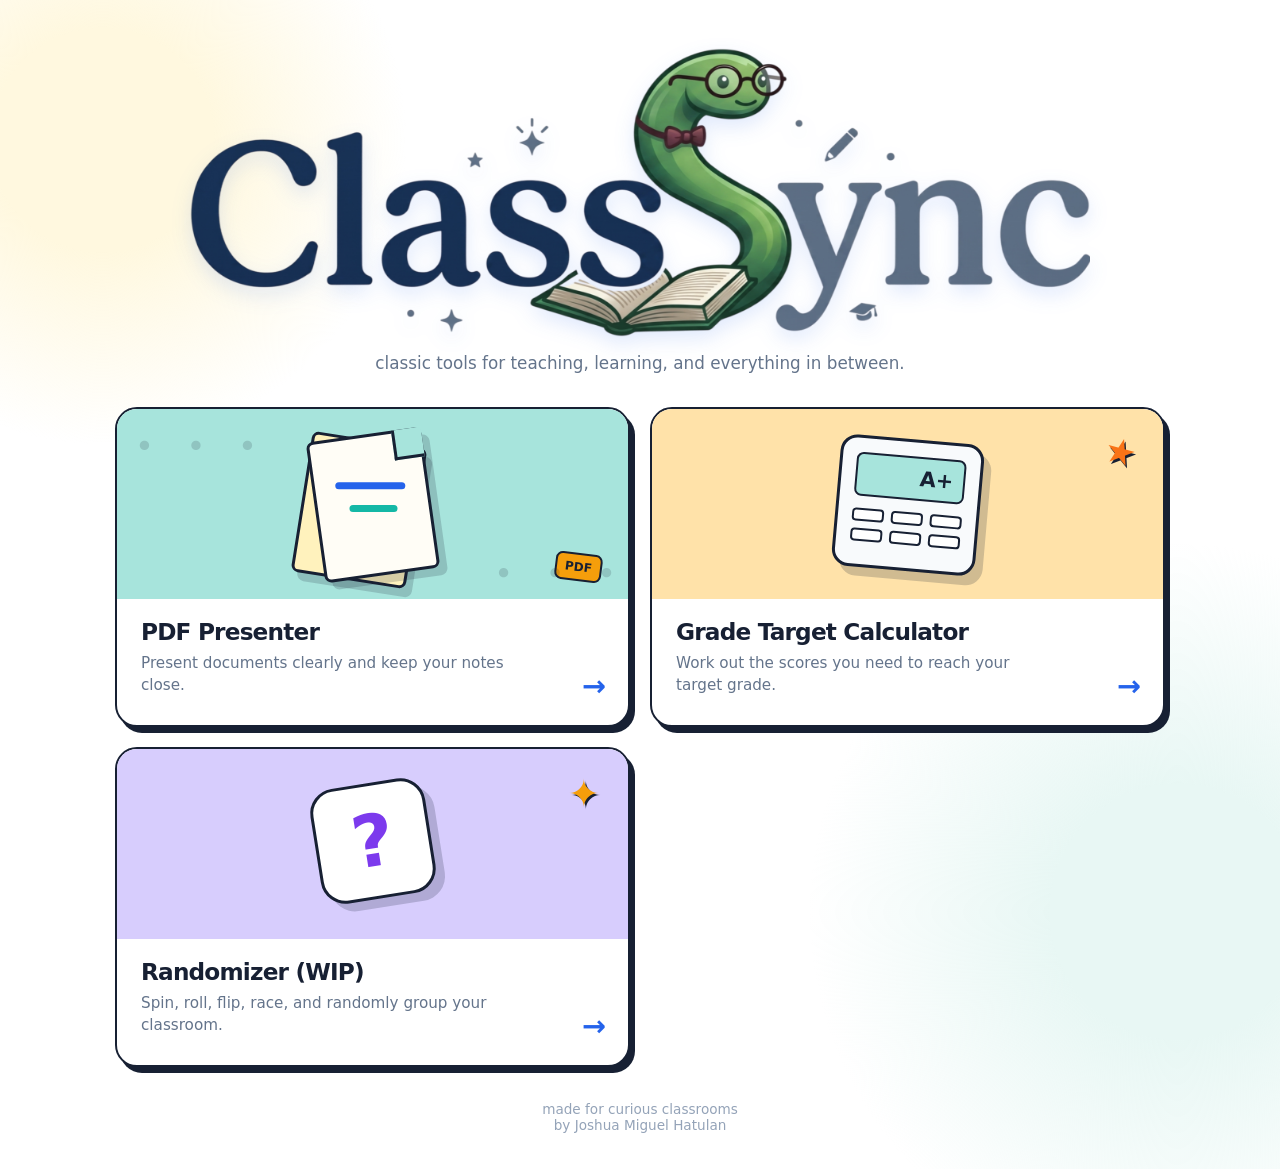
<file: index.html>
<!doctype html>
<html lang="en">
  <head>
    <meta charset="UTF-8" />
    <meta name="viewport" content="width=device-width, initial-scale=1.0" />
    <link rel="canonical" href="https://jmjhatulan.github.io/ClassSync/" />
    <script>
      if (
        window.location.hostname === "jmjhatulan.github.io" &&
        window.location.pathname.endsWith("/index.html")
      ) {
        window.location.replace("/ClassSync/");
      }
    </script>
    <meta
      name="description"
      content="ClassSync - a central hub for classroom and teaching tools."
    />
    <title>ClassSync</title>
    <link rel="icon" type="image/png" href="assets/ClassSync.png" />
    <link rel="stylesheet" href="styles.css" />
  </head>
  <body>
    <main class="hub">
      <header class="hub__header">
        <h1>
          <img
            class="hub__logo"
            src="assets/ClassSync.png"
            alt="ClassSync learning logo"
          />
        </h1>
        <p>classic tools for teaching, learning, and everything in between.</p>
      </header>

      <section class="tool-grid" aria-label="ClassSync tools">
        <a class="tool-card tool-card--presenter" href="./presenter">
          <span class="tool-card__art" aria-hidden="true">
            <span class="paper paper--back"></span>
            <span class="paper paper--front">
              <span class="paper__line"></span>
              <span class="paper__line paper__line--short"></span>
              <span class="paper__fold"></span>
            </span>
            <span class="tool-card__badge">PDF</span>
          </span>
          <span class="tool-card__content">
            <span class="tool-card__title">PDF Presenter</span>
            <span class="tool-card__description">
              Present documents clearly and keep your notes close.
            </span>
          </span>
          <span class="tool-card__arrow" aria-hidden="true">&rarr;</span>
        </a>

        <a class="tool-card tool-card--calculator" href="./calculator">
          <span class="tool-card__art" aria-hidden="true">
            <span class="calculator">
              <span class="calculator__screen">A+</span>
              <span class="calculator__keys">
                <i></i><i></i><i></i><i></i><i></i><i></i>
              </span>
            </span>
            <span class="calculator__spark">★</span>
          </span>
          <span class="tool-card__content">
            <span class="tool-card__title">Grade Target Calculator</span>
            <span class="tool-card__description">
              Work out the scores you need to reach your target grade.
            </span>
          </span>
          <span class="tool-card__arrow" aria-hidden="true">&rarr;</span>
        </a>

        <a class="tool-card tool-card--randomizer" href="./randomizer/">
          <span class="tool-card__art" aria-hidden="true">
            <span class="randomizer-die">?</span>
            <span class="randomizer-spark">✦</span>
          </span>
          <span class="tool-card__content">
            <span class="tool-card__title">Randomizer (WIP)</span>
            <span class="tool-card__description">
              Spin, roll, flip, race, and randomly group your classroom.
            </span>
          </span>
          <span class="tool-card__arrow" aria-hidden="true">&rarr;</span>
        </a>
      </section>

      <footer class="hub__footer">
        made for curious classrooms
        <div>by Joshua Miguel Hatulan</div>
      </footer>
    </main>
  </body>
</html>
</file>
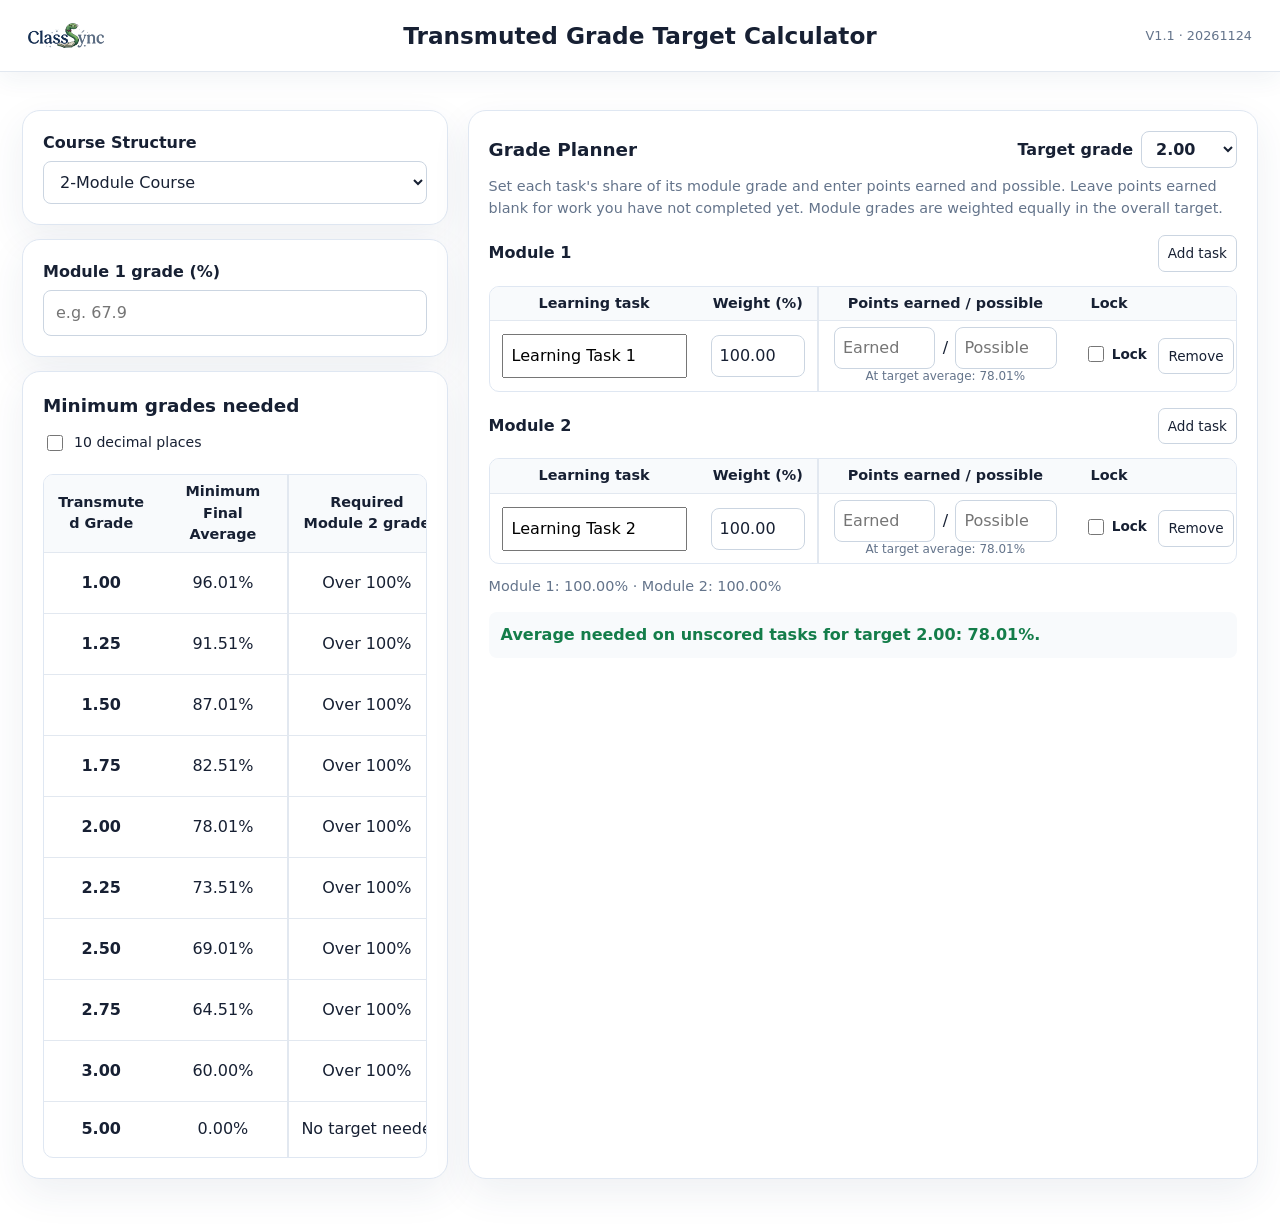
<file: calculator/index.html>
<!doctype html>
<html lang="en">
  <head>
    <meta charset="UTF-8" />
    <meta name="viewport" content="width=device-width, initial-scale=1.0" />
    <meta
      name="description"
      content="Calculate the minimum grades needed to reach target transmuted grades."
    />
    <title>Transmuted Grade Target Calculator</title>
    <link rel="icon" type="image/png" href="../assets/ClassSync.png" />
    <link rel="stylesheet" href="style.css" />
  </head>
  <body>
    <main id="mainContent">
      <header class="app-header">
        <a class="app-brand" href="../" aria-label="Back to ClassSync">
          <img src="../assets/ClassSync.png" alt="" />
          <span class="sr-only">ClassSync home</span>
        </a>
        <h1>Transmuted Grade Target Calculator</h1>
        <p class="app-version">V1.1 · 20261124</p>
      </header>

      <div class="left-column">
        <section class="panel config-panel">
          <div class="fields-row">
            <div>
              <label for="courseType">Course Structure</label>
              <select id="courseType">
                <option value="2">2-Module Course</option>
                <option value="3">3-Module Course</option>
              </select>
            </div>
            <div id="releaseWrap" class="hidden">
              <label for="released">Grades already released</label>
              <select id="released">
                <option value="1">Module 1 only</option>
                <option value="2">Modules 1 and 2</option>
              </select>
            </div>
          </div>
        </section>

        <section class="panel grades-panel">
          <div class="fields-row">
            <div>
              <label for="m1">Module 1 grade (%)</label>
              <input
                id="m1"
                type="number"
                min="0"
                max="100"
                step="0.01"
                value=""
                placeholder="e.g. 67.9"
                inputmode="decimal"
              />
            </div>
            <div id="m2Wrap" class="hidden">
              <label for="m2">Module 2 grade (%)</label>
              <input
                id="m2"
                type="number"
                min="0"
                max="100"
                step="0.01"
                value=""
                placeholder="e.g. 77"
                inputmode="decimal"
              />
            </div>
          </div>
        </section>

        <section class="panel results-panel">
          <div class="section-header">
            <h2 class="subhead">Minimum grades needed</h2>
            <label class="checkbox-option">
              <input type="checkbox" id="showPrecision" />
              <span>10 decimal places</span>
            </label>
          </div>

          <p id="resultIntro" class="small"></p>

          <div class="table-wrap">
            <table>
              <thead>
                <tr>
                  <th>Transmuted Grade</th>
                  <th>Minimum Final Average</th>
                  <th id="neededHeading">Required Grade</th>
                  <th>Result</th>
                </tr>
              </thead>
              <tbody id="results"></tbody>
            </table>
          </div>
        </section>
      </div>

      <section
        class="panel reference-panel"
        aria-labelledby="taskPlannerHeading"
      >
        <div class="section-header">
          <h2 id="taskPlannerHeading" class="subhead">Grade Planner</h2>
          <label class="target-grade-field" for="taskTarget">
            Target grade
            <select id="taskTarget">
              <option value="96.01">1.00</option>
              <option value="91.51">1.25</option>
              <option value="87.01">1.50</option>
              <option value="82.51">1.75</option>
              <option value="78.01" selected>2.00</option>
              <option value="73.51">2.25</option>
              <option value="69.01">2.50</option>
              <option value="64.51">2.75</option>
              <option value="60">3.00</option>
            </select>
          </label>
        </div>
        <p class="small task-planner-hint">
          Set each task's share of its module grade and enter points earned and
          possible. Leave points earned blank for work you have not completed
          yet. Module grades are weighted equally in the overall target.
        </p>
        <div id="taskModules">
          <section class="task-module" data-module="1">
            <div class="task-module-heading">
              <h3>Module 1</h3>
              <button
                class="secondary-button add-task"
                data-module="1"
                type="button"
              >
                Add task
              </button>
            </div>
            <div class="table-wrap">
              <table class="task-table">
                <thead>
                  <tr>
                    <th scope="col">Learning task</th>
                    <th scope="col">Weight (%)</th>
                    <th scope="col">Points earned / possible</th>
                    <th scope="col">Lock</th>
                    <th scope="col">
                      <span class="sr-only">Remove task</span>
                    </th>
                  </tr>
                </thead>
                <tbody class="task-list" data-module="1"></tbody>
              </table>
            </div>
          </section>
          <section class="task-module" data-module="2">
            <div class="task-module-heading">
              <h3>Module 2</h3>
              <button
                class="secondary-button add-task"
                data-module="2"
                type="button"
              >
                Add task
              </button>
            </div>
            <div class="table-wrap">
              <table class="task-table">
                <thead>
                  <tr>
                    <th scope="col">Learning task</th>
                    <th scope="col">Weight (%)</th>
                    <th scope="col">Points earned / possible</th>
                    <th scope="col">Lock</th>
                    <th scope="col">
                      <span class="sr-only">Remove task</span>
                    </th>
                  </tr>
                </thead>
                <tbody class="task-list" data-module="2"></tbody>
              </table>
            </div>
          </section>
          <section class="task-module hidden" data-module="3">
            <div class="task-module-heading">
              <h3>Module 3</h3>
              <button
                class="secondary-button add-task"
                data-module="3"
                type="button"
              >
                Add task
              </button>
            </div>
            <div class="table-wrap">
              <table class="task-table">
                <thead>
                  <tr>
                    <th scope="col">Learning task</th>
                    <th scope="col">Weight (%)</th>
                    <th scope="col">Points earned / possible</th>
                    <th scope="col">Lock</th>
                    <th scope="col">
                      <span class="sr-only">Remove task</span>
                    </th>
                  </tr>
                </thead>
                <tbody class="task-list" data-module="3"></tbody>
              </table>
            </div>
          </section>
        </div>
        <p
          id="weightSummary"
          class="small task-weight-summary"
          aria-live="polite"
        ></p>
        <p id="taskGoal" class="task-goal" aria-live="polite"></p>
      </section>
    </main>
    <script src="script.js"></script>
  </body>
</html>
</file>
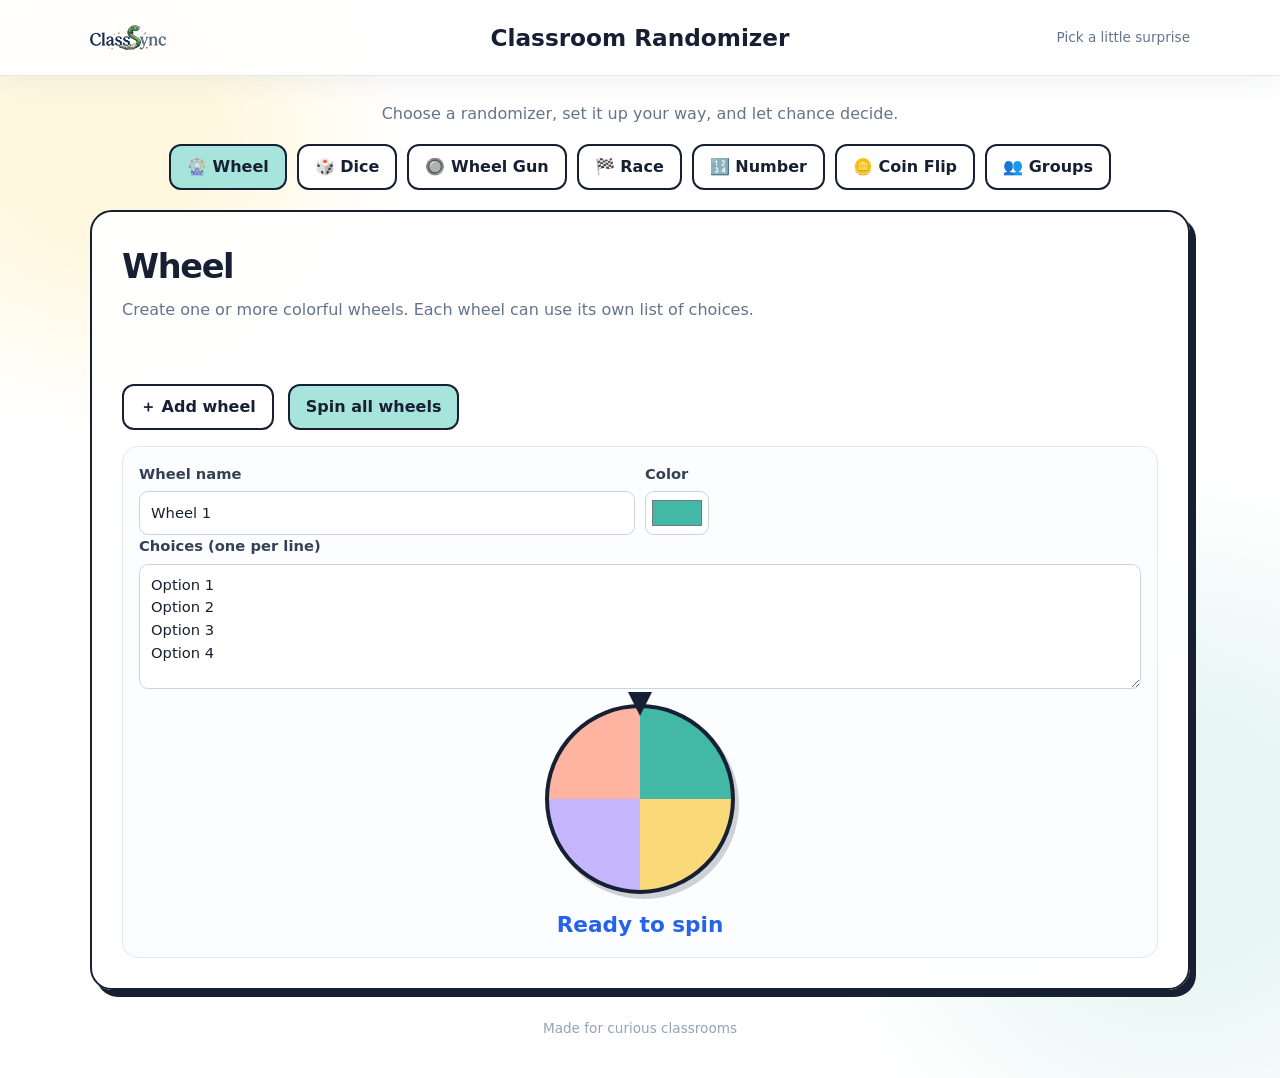
<file: randomizer/index.html>
<!doctype html>
<html lang="en">
  <head>
    <meta charset="UTF-8" />
    <meta name="viewport" content="width=device-width, initial-scale=1.0" />
    <meta
      name="description"
      content="Classroom randomizers for wheels, dice, races, groups, and more."
    />
    <title>ClassSync Randomizer</title>
    <link rel="icon" type="image/png" href="../assets/ClassSync.png" />
    <link rel="stylesheet" href="style.css" />
    <script src="app.js" defer></script>
  </head>
  <body>
    <header class="app-header">
      <a class="app-brand" href="../" aria-label="Back to ClassSync">
        <img src="../assets/ClassSync.png" alt="" />
        <span class="sr-only">ClassSync home</span>
      </a>
      <h1>Classroom Randomizer</h1>
      <span class="header-mark">Pick a little surprise</span>
    </header>

    <main class="page-shell">
      <p class="page-intro">
        Choose a randomizer, set it up your way, and let chance decide.
      </p>
      <nav class="mode-nav" aria-label="Randomizer type">
        <button type="button" class="mode-button is-active" data-mode="wheel" aria-pressed="true">🎡 Wheel</button>
        <button type="button" class="mode-button" data-mode="dice" aria-pressed="false">🎲 Dice</button>
        <button type="button" class="mode-button" data-mode="gun" aria-pressed="false">🔘 Wheel Gun</button>
        <button type="button" class="mode-button" data-mode="race" aria-pressed="false">🏁 Race</button>
        <button type="button" class="mode-button" data-mode="number" aria-pressed="false">🔢 Number</button>
        <button type="button" class="mode-button" data-mode="coin" aria-pressed="false">🪙 Coin Flip</button>
        <button type="button" class="mode-button" data-mode="groups" aria-pressed="false">👥 Groups</button>
      </nav>
      <section id="randomizer-panel" class="randomizer-panel" aria-live="polite"></section>
      <footer class="page-footer">Made for curious classrooms</footer>
    </main>
  </body>
</html>
</file>
<file: styles.css>
:root {
  color-scheme: light;
  font-family: "Trebuchet MS", "Segoe UI", system-ui, sans-serif;
  color: #172033;
  background: #fff;
  font-synthesis: none;
}

* {
  box-sizing: border-box;
}

body {
  min-width: 320px;
  min-height: 100vh;
  margin: 0;
  background:
    radial-gradient(circle at 8% 12%, #fff8df 0 7rem, transparent 19rem),
    radial-gradient(circle at 92% 78%, #e8f7f4 0 8rem, transparent 23rem), #fff;
}

.hub {
  width: min(1050px, calc(100% - 40px));
  min-height: 100vh;
  margin: 0 auto;
  padding: 48px 0 36px;
}

.hub__header {
  margin: 0 auto 34px;
  text-align: center;
}

.hub__logo {
  display: block;
  width: min(100%, 900px);
  height: auto;
  margin: 0 auto 12px;
  filter: drop-shadow(0 8px 10px rgba(37, 99, 235, 0.14));
}

.hub__header h1 {
  margin: 0;
  color: #172033;
  font-size: clamp(3rem, 8vw, 5.5rem);
  font-weight: 900;
  letter-spacing: -0.08em;
  line-height: 0.9;
}

.hub__header p {
  max-width: 700px;
  margin: 16px auto 0;
  color: #64748b;
  font-size: 1.05rem;
}

.tool-grid {
  display: grid;
  grid-template-columns: repeat(2, minmax(0, 1fr));
  gap: 20px;
}

.tool-card {
  display: grid;
  min-height: 320px;
  grid-template-rows: 190px auto;
  position: relative;
  overflow: hidden;
  border: 2px solid #172033;
  border-radius: 22px;
  color: inherit;
  background: #fff;
  box-shadow: 5px 6px 0 #172033;
  text-decoration: none;
  transition:
    transform 160ms ease,
    box-shadow 160ms ease;
}

.tool-card:hover {
  transform: translate(-2px, -4px) rotate(-0.4deg);
  box-shadow: 8px 10px 0 #172033;
}

.tool-card:focus-visible {
  outline: 4px solid #93b4fa;
  outline-offset: 4px;
}

.tool-card__art {
  display: block;
  position: relative;
  overflow: hidden;
}

.tool-card--presenter .tool-card__art {
  background: #a7e4dc;
}

.tool-card--presenter .tool-card__art::before,
.tool-card--presenter .tool-card__art::after {
  position: absolute;
  color: rgba(23, 32, 51, 0.16);
  content: "•  •  •";
  font-size: 2rem;
  letter-spacing: 0.7rem;
}

.tool-card--presenter .tool-card__art::before {
  top: 18px;
  left: 18px;
}

.tool-card--presenter .tool-card__art::after {
  right: 12px;
  bottom: 8px;
  transform: rotate(180deg);
}

.paper {
  position: absolute;
  width: 116px;
  height: 142px;
  border: 3px solid #172033;
  border-radius: 7px;
  background: #fffdf6;
  box-shadow: 7px 8px 0 rgba(23, 32, 51, 0.18);
  transform: rotate(-8deg);
}

.paper--back {
  top: 30px;
  left: calc(50% - 72px);
  background: #fff2bd;
  transform: rotate(9deg);
}

.paper--front {
  top: 25px;
  left: calc(50% - 58px);
}

.paper__line {
  display: block;
  width: 70px;
  height: 7px;
  margin: 45px auto 0;
  border-radius: 5px;
  background: #2563eb;
  transform: rotate(8deg);
}

.paper__line--short {
  width: 48px;
  margin-top: 16px;
  background: #14b8a6;
}

.paper__fold {
  position: absolute;
  top: -3px;
  right: -3px;
  width: 30px;
  height: 30px;
  border-bottom: 3px solid #172033;
  border-left: 3px solid #172033;
  background: #a7e4dc;
}

.tool-card__badge {
  position: absolute;
  right: 26px;
  bottom: 18px;
  padding: 5px 8px;
  border: 2px solid #172033;
  border-radius: 7px;
  background: #f59e0b;
  color: #172033;
  font-size: 0.75rem;
  font-weight: 900;
  transform: rotate(7deg);
}

.tool-card--calculator .tool-card__art {
  background: #ffe2a9;
}

.calculator {
  display: block;
  position: absolute;
  top: 30px;
  left: calc(50% - 72px);
  width: 144px;
  height: 132px;
  padding: 14px;
  border: 3px solid #172033;
  border-radius: 17px;
  background: #f8fafc;
  box-shadow: 8px 9px 0 rgba(23, 32, 51, 0.2);
  transform: rotate(5deg);
}

.calculator__screen {
  display: block;
  padding: 8px 10px;
  border: 2px solid #172033;
  border-radius: 7px;
  background: #a7e4dc;
  font-size: 1.3rem;
  font-weight: 900;
  text-align: right;
}

.calculator__keys {
  display: grid;
  grid-template-columns: repeat(3, 1fr);
  gap: 7px;
  margin-top: 12px;
}

.calculator__keys i {
  display: block;
  height: 13px;
  border: 2px solid #172033;
  border-radius: 4px;
  background: #fff;
}

.calculator__spark {
  position: absolute;
  top: 22px;
  right: 26px;
  color: #f97316;
  font-size: 2.2rem;
  text-shadow: 2px 2px 0 #172033;
  transform: rotate(15deg);
}

.tool-card--randomizer .tool-card__art {
  background: #d7cdfd;
}

.randomizer-die {
  display: grid;
  position: absolute;
  top: 34px;
  left: calc(50% - 58px);
  width: 116px;
  height: 116px;
  place-items: center;
  border: 3px solid #172033;
  border-radius: 25px;
  background: #fff;
  box-shadow: 8px 9px 0 rgba(23, 32, 51, 0.2);
  color: #7c3aed;
  font-size: 4.5rem;
  font-weight: 900;
  transform: rotate(-9deg);
}

.randomizer-spark {
  position: absolute;
  top: 22px;
  right: 28px;
  color: #f59e0b;
  font-size: 2.4rem;
  text-shadow: 2px 2px 0 #172033;
}

.tool-card__content {
  display: flex;
  min-width: 0;
  flex-direction: column;
  gap: 7px;
  padding: 20px 24px 23px;
}

.tool-card__title {
  font-size: 1.45rem;
  font-weight: 900;
  letter-spacing: -0.035em;
  line-height: 1.1;
}

.tool-card__description {
  max-width: 82%;
  color: #64748b;
  font-size: 0.95rem;
  line-height: 1.45;
}

.tool-card__arrow {
  position: absolute;
  right: 22px;
  bottom: 22px;
  color: #2563eb;
  font-size: 1.8rem;
  font-weight: 900;
  transition: transform 160ms ease;
}

.tool-card:hover .tool-card__arrow {
  transform: translateX(5px);
}

.hub__footer {
  margin-top: 34px;
  color: #94a3b8;
  font-size: 0.85rem;
  text-align: center;
}

@media (max-width: 700px) {
  .hub {
    width: min(100% - 28px, 1050px);
    padding-top: 32px;
  }

  .tool-grid {
    grid-template-columns: 1fr;
  }

  .tool-card {
    min-height: 290px;
    grid-template-rows: 165px auto;
  }
}
</file>
<file: calculator/style.css>
:root {
  color-scheme: light;
  --background: #ffffff;
  --ink: #172033;
  --muted: #64748b;
  --line: #e2e8f0;
  --panel: #f8fafc;
  --accent: #2563eb;
  --accent-light: #eff6ff;
  --good: #147d4a;
  --bad: #b42318;
}

* {
  box-sizing: border-box;
}

button,
input,
select,
textarea {
  font: inherit;
}

html {
  min-height: 100%;
  overflow-x: hidden;
  overflow-y: auto;
  scroll-behavior: smooth;
}

body {
  min-height: 100vh;
  margin: 0;
  background: var(--background);
  color: var(--ink);
  font:
    16px/1.5 system-ui,
    -apple-system,
    BlinkMacSystemFont,
    "Segoe UI",
    sans-serif;
  overflow-x: hidden;
  overflow-y: auto;
}

main {
  display: grid;
  width: 100%;
  grid-template-columns: minmax(280px, 35fr) minmax(0, 65fr);
  gap: 14px 20px;
  margin: 0 auto;
  padding: 0 22px 48px;
}

.app-header {
  display: grid;
  width: 100vw;
  min-height: 72px;
  grid-template-columns: 1fr auto 1fr;
  align-items: center;
  gap: 20px;
  margin: 0 0 24px calc((100% - 100vw) / 2);
  padding: 10px 28px;
  border-bottom: 1px solid var(--line);
  background: rgba(255, 255, 255, 0.9);
  box-shadow: 0 8px 24px rgba(36, 62, 107, 0.06);
  grid-column: 1 / -1;
}

.app-brand {
  display: inline-flex;
  width: fit-content;
  align-items: center;
  border-radius: 12px;
}

.app-brand img {
  display: block;
  width: 76px;
  height: auto;
}

.app-brand:focus-visible {
  outline: 3px solid #93b4fa;
  outline-offset: 3px;
}

.app-header h1 {
  margin: 0;
  color: var(--ink);
  font-size: clamp(1.05rem, 2.4vw, 1.45rem);
  line-height: 1.2;
  text-align: center;
}

.app-version {
  grid-column: 3;
  grid-row: 1;
  justify-self: end;
  margin: 0;
  color: var(--muted);
  font-size: 0.8rem;
  white-space: nowrap;
}

.page-intro {
  margin-bottom: 12px;
  grid-column: 1 / -1;
}

.sr-only {
  position: absolute;
  width: 1px;
  height: 1px;
  padding: 0;
  overflow: hidden;
  clip: rect(0, 0, 0, 0);
  white-space: nowrap;
  border: 0;
}

.author {
  margin: 0 0 12px;
  color: var(--accent);
  font-size: 0.95rem;
  font-weight: 700;
}

.intro {
  max-width: 760px;
  margin: 0 0 18px;
  color: var(--muted);
  line-height: 1.65;
}

.panel {
  background: #fff;
  border: 1px solid #dfe7f2;
  border-radius: 18px;
  padding: 20px;
  margin: 0;
  box-shadow: 0 14px 38px rgba(36, 62, 107, 0.08);
}

.left-column {
  display: grid;
  min-width: 0;
  grid-column: 1;
  grid-row: 2;
  grid-template-rows: auto auto minmax(0, 1fr);
  gap: 14px;
}

.reference-panel {
  min-width: 0;
  grid-column: 2;
  grid-row: 2;
}

.left-column > .panel,
.reference-panel {
  min-width: 0;
}

.results-panel {
  min-height: 0;
}

@media (max-width: 1100px) {
  .left-column {
    display: block;
  }

  .left-column .panel {
    margin: 16px 0;
  }
}

.fields-row {
  display: grid;
  grid-template-columns: repeat(auto-fit, minmax(220px, 1fr));
  gap: 16px;
}

label {
  display: block;
  margin-bottom: 6px;
  font-weight: 650;
}

select,
input[type="number"] {
  width: 100%;
  border: 1px solid #cbd5e1;
  border-radius: 8px;
  padding: 10px 12px;
  background: #fff;
  color: var(--ink);
  font: inherit;
  transition:
    border-color 160ms ease,
    box-shadow 160ms ease;
}

input[type="number"]:focus,
select:focus {
  outline: none;
  box-shadow: 0 0 0 3px #93b4fa;
  border-color: var(--accent);
}

.hint {
  margin: 12px 0 0;
  color: var(--muted);
  font-size: 0.9rem;
}

.table-wrap {
  margin-top: 14px;
  overflow-x: auto;
  overscroll-behavior-inline: contain;
  border: 1px solid #dfe7f2;
  border-radius: 10px;
  -webkit-overflow-scrolling: touch;
}

table {
  width: 100%;
  min-width: 620px;
  border-collapse: collapse;
}

.results-panel table {
  min-width: 520px;
  table-layout: fixed;
}

.results-panel th:nth-child(1),
.results-panel td:nth-child(1) {
  width: 22%;
}

.results-panel th:nth-child(2),
.results-panel td:nth-child(2) {
  width: 25%;
}

.results-panel th:nth-child(3),
.results-panel td:nth-child(3) {
  width: 30%;
}

.results-panel th:nth-child(4),
.results-panel td:nth-child(4) {
  width: 23%;
}

.reference-panel table {
  min-width: 0;
  table-layout: fixed;
}

.reference-panel .task-table {
  min-width: 640px;
}

.task-table th:nth-child(1),
.task-table td:nth-child(1) {
  width: 28%;
}

.task-table th:nth-child(2),
.task-table td:nth-child(2) {
  width: 16%;
}

.task-table th:nth-child(3),
.task-table td:nth-child(3) {
  width: 34%;
}

.task-table th:nth-child(4),
.task-table td:nth-child(4) {
  width: 10%;
}

.task-table th:nth-child(5),
.task-table td:nth-child(5) {
  width: 12%;
}

th,
td {
  padding: 6px 12px;
  border-bottom: 1px solid var(--line);
  text-align: center;
  overflow-wrap: anywhere;
}

th {
  background: var(--panel);
  font-size: 0.9rem;
}

th:nth-child(2),
td:nth-child(2) {
  border-right: 2px solid var(--line);
}

td.num {
  font-variant-numeric: tabular-nums;
  white-space: nowrap;
}

tr:last-child td {
  border-bottom: 0;
}

.grade {
  font-weight: 750;
}

.status {
  font-weight: 650;
}

.impossible {
  color: var(--bad);
}

.achievable {
  color: var(--good);
}

.subhead {
  margin: 0;
  font-size: 1.15rem;
}

.target-grade-field {
  display: flex;
  align-items: center;
  gap: 8px;
  margin: 0;
  white-space: nowrap;
}

.target-grade-field select {
  width: auto;
  min-width: 96px;
  padding: 7px 10px;
}

.task-planner-hint {
  margin: 0;
}

.task-module {
  margin-top: 16px;
}

.task-module-heading {
  display: flex;
  align-items: center;
  justify-content: space-between;
  gap: 10px;
  margin-bottom: 8px;
}

.task-module-heading h3 {
  margin: 0;
  font-size: 1rem;
}

.task-weight-summary {
  margin: 12px 0 0;
}

.task-table input[type="text"],
.task-table input[type="number"] {
  width: 100%;
  min-width: 0;
  padding: 8px;
}

.task-score-cell {
  white-space: nowrap;
}

.task-score-cell input {
  width: calc(50% - 13px) !important;
}

.task-score-cell span {
  display: inline-block;
  width: 20px;
  text-align: center;
}

.task-score-cell .task-goal-points {
  display: block;
  width: auto;
  color: var(--muted);
  font-size: 0.75rem;
  line-height: 1.3;
}

.task-lock-label {
  display: inline-flex;
  align-items: center;
  justify-content: center;
  gap: 5px;
  margin: 0;
  font-size: 0.85rem;
  white-space: nowrap;
}

.task-lock-label input {
  width: 16px;
  height: 16px;
  accent-color: var(--accent);
}

.remove-task,
.secondary-button {
  border: 1px solid #cbd5e1;
  border-radius: 7px;
  padding: 7px 9px;
  background: #fff;
  color: var(--ink);
  cursor: pointer;
  font-size: 0.85rem;
}

.remove-task {
  min-width: 70px;
  white-space: nowrap;
}

.remove-task:hover,
.secondary-button:hover {
  border-color: var(--accent);
  color: var(--accent);
}

.task-goal {
  margin: 14px 0 0;
  padding: 11px 12px;
  border-radius: 8px;
  background: var(--panel);
  font-weight: 650;
}

.error-text {
  color: var(--bad);
}

.section-header {
  display: flex;
  align-items: center;
  justify-content: space-between;
  flex-wrap: wrap;
  gap: 12px;
  margin-bottom: 8px;
}

.small {
  color: var(--muted);
  font-size: 0.9rem;
}

.hidden {
  display: none !important;
}

.checkbox-option {
  display: inline-flex;
  align-items: center;
  gap: 8px;
  color: var(--ink);
  cursor: pointer;
  font-size: 0.88rem;
  font-weight: 500;
  user-select: none;
}

.checkbox-option input[type="checkbox"] {
  width: 16px;
  height: 16px;
  accent-color: var(--accent);
  cursor: pointer;
}

@media (max-width: 600px) {
  main {
    width: min(100% - 24px, 1000px);
    display: block;
    padding: 20px 0 32px;
  }

  .app-header {
    margin-bottom: 24px;
  }

  .app-version {
    font-size: 0.72rem;
  }

  .panel {
    margin: 12px 0;
    padding: 14px;
    border-radius: 14px;
  }

  .fields-row {
    grid-template-columns: 1fr;
    gap: 12px;
  }

  select,
  input[type="number"] {
    padding: 10px;
    font-size: 16px;
  }

  .checkbox-option {
    padding: 4px 0;
  }

  .checkbox-option input[type="checkbox"] {
    width: 18px;
    height: 18px;
  }

  th,
  td {
    padding: 8px 10px;
    font-size: 0.88rem;
  }

  table {
    min-width: 500px;
  }

  .reference-panel table {
    min-width: 0;
  }
}

@media (max-width: 1100px) {
  main {
    display: block;
    width: min(1000px, calc(100% - 32px));
    padding: 28px 0 48px;
  }

  .app-header {
    margin-bottom: 24px;
  }

  .panel {
    margin: 16px 0;
  }
}

@media (min-width: 1101px) {
  .page-intro {
    display: none;
  }
}
</file>
<file: randomizer/style.css>
:root {
  color-scheme: light;
  --ink: #172033;
  --muted: #64748b;
  --line: #e2e8f0;
  --accent: #2563eb;
  --mint: #a7e4dc;
}

* {
  box-sizing: border-box;
}

body {
  min-width: 320px;
  min-height: 100vh;
  margin: 0;
  background:
    radial-gradient(circle at 8% 12%, #fff8df 0 7rem, transparent 19rem),
    radial-gradient(circle at 92% 78%, #e8f7f4 0 8rem, transparent 23rem),
    #fff;
  color: var(--ink);
  font: 16px/1.5 "Trebuchet MS", "Segoe UI", system-ui, sans-serif;
}

button,
input,
select,
textarea {
  font: inherit;
}

.app-header {
  display: grid;
  width: 100%;
  min-height: 76px;
  grid-template-columns: 1fr auto 1fr;
  align-items: center;
  gap: 20px;
  padding: 10px max(24px, calc((100vw - 1100px) / 2));
  border-bottom: 1px solid var(--line);
  background: rgba(255, 255, 255, 0.92);
  box-shadow: 0 8px 24px rgba(36, 62, 107, 0.06);
}

.app-brand {
  display: inline-flex;
  width: fit-content;
  align-items: center;
  border-radius: 10px;
}

.app-brand img {
  display: block;
  width: 76px;
  height: auto;
}

.app-brand:focus-visible,
button:focus-visible,
input:focus-visible,
textarea:focus-visible,
select:focus-visible {
  outline: 3px solid #93b4fa;
  outline-offset: 3px;
}

.app-header h1 {
  margin: 0;
  font-size: clamp(1.05rem, 2.4vw, 1.45rem);
  line-height: 1.2;
  text-align: center;
}

.header-mark {
  justify-self: end;
  color: var(--muted);
  font-size: 0.85rem;
}

.page-shell {
  width: min(1100px, calc(100% - 36px));
  margin: 0 auto;
  padding: 26px 0 40px;
}

.page-intro {
  margin: 0 0 18px;
  color: var(--muted);
  text-align: center;
}

.mode-nav {
  display: flex;
  flex-wrap: wrap;
  justify-content: center;
  gap: 10px;
  margin-bottom: 20px;
}

.mode-button,
.button {
  min-height: 44px;
  padding: 9px 16px;
  border: 2px solid var(--ink);
  border-radius: 12px;
  background: #fff;
  color: var(--ink);
  font-weight: 800;
  cursor: pointer;
  transition: transform 140ms ease, box-shadow 140ms ease, background 140ms ease;
}

.mode-button:hover,
.button:hover {
  transform: translateY(-2px);
  box-shadow: 3px 4px 0 rgba(23, 32, 51, 0.2);
}

.mode-button.is-active,
.button-primary {
  background: var(--mint);
}

.button-danger {
  border-color: #b42318;
  color: #b42318;
}

.randomizer-panel {
  min-height: 360px;
  padding: clamp(18px, 3vw, 30px);
  border: 2px solid var(--ink);
  border-radius: 22px;
  background: rgba(255, 255, 255, 0.95);
  box-shadow: 6px 7px 0 var(--ink);
}

.mode-heading {
  margin: 0 0 6px;
  font-size: clamp(1.5rem, 4vw, 2.1rem);
  letter-spacing: -0.04em;
}

.mode-description {
  margin: 0 0 22px;
  color: var(--muted);
}

.control-row {
  display: flex;
  flex-wrap: wrap;
  align-items: end;
  gap: 14px;
  margin: 16px 0;
}

.field {
  display: grid;
  min-width: 140px;
  flex: 1 1 180px;
  gap: 6px;
  color: #344054;
  font-size: 0.92rem;
  font-weight: 800;
}

.field input,
.field select,
.field textarea {
  width: 100%;
  min-height: 44px;
  padding: 9px 11px;
  border: 1px solid #cbd5e1;
  border-radius: 9px;
  background: #fff;
  color: var(--ink);
  font-weight: 500;
}

.field textarea {
  min-height: 125px;
  resize: vertical;
  line-height: 1.55;
}

.field input[type="color"] {
  width: 64px;
  min-width: 64px;
  padding: 4px;
  cursor: pointer;
}

.check-field {
  display: flex;
  min-height: 44px;
  align-items: center;
  gap: 9px;
  font-weight: 800;
}

.check-field input {
  width: 20px;
  height: 20px;
  accent-color: var(--accent);
}

.mode-message {
  min-height: 1.5em;
  margin: 10px 0 0;
  color: #b42318;
  font-weight: 700;
}

.result-box {
  margin-top: 20px;
  padding: 18px;
  border: 1px dashed #94a3b8;
  border-radius: 14px;
  background: #f8fafc;
}

.result-label {
  margin: 0 0 5px;
  color: var(--muted);
  font-size: 0.82rem;
  font-weight: 900;
  letter-spacing: 0.08em;
  text-transform: uppercase;
}

.result-value {
  margin: 0;
  font-size: clamp(1.5rem, 4vw, 2.3rem);
  font-weight: 900;
  overflow-wrap: anywhere;
}

.wheel-grid,
.gun-grid {
  display: grid;
  grid-template-columns: repeat(auto-fit, minmax(min(100%, 300px), 1fr));
  gap: 16px;
}

.wheel-card,
.gun-card {
  min-width: 0;
  padding: 16px;
  border: 1px solid var(--line);
  border-radius: 16px;
  background: #fcfdff;
}

.wheel-card__top,
.gun-card__top {
  display: flex;
  align-items: center;
  gap: 10px;
}

.wheel-card__top .field,
.gun-card__top .field {
  min-width: 100px;
}

.wheel-card__top input[type="color"] {
  flex: 0 0 54px;
  height: 44px;
}

.wheel-disc-wrap {
  display: grid;
  min-height: 220px;
  place-items: center;
  position: relative;
}

.wheel-pointer {
  position: absolute;
  z-index: 1;
  top: 3px;
  left: calc(50% - 12px);
  width: 0;
  height: 0;
  border-right: 12px solid transparent;
  border-left: 12px solid transparent;
  border-top: 24px solid #172033;
}

.wheel-disc {
  width: 190px;
  height: 190px;
  border: 4px solid var(--ink);
  border-radius: 50%;
  background: conic-gradient(#a7e4dc 0 25%, #f9d978 25% 50%, #c4b5fd 50% 75%, #ffb4a2 75%);
  box-shadow: 4px 5px 0 rgba(23, 32, 51, 0.2);
}

.wheel-disc.is-spinning {
  animation: wheel-spin 1.4s cubic-bezier(0.12, 0.72, 0.12, 1);
}

@keyframes wheel-spin {
  to { transform: rotate(1800deg); }
}

.wheel-result {
  min-height: 1.5em;
  margin: 0;
  color: var(--accent);
  font-size: 1.35rem;
  font-weight: 900;
  text-align: center;
  overflow-wrap: anywhere;
}

.gun-cylinder {
  display: grid;
  width: 176px;
  height: 176px;
  grid-template-columns: repeat(3, 1fr);
  align-content: center;
  justify-items: center;
  gap: 9px;
  margin: 18px auto;
  padding: 22px;
  border: 8px solid #334155;
  border-radius: 50%;
  background: radial-gradient(circle, #94a3b8, #475569);
  box-shadow: inset 0 0 0 4px #cbd5e1, 4px 5px 0 rgba(23, 32, 51, 0.2);
}

.gun-chamber {
  width: 32px;
  height: 32px;
  border: 4px solid #1e293b;
  border-radius: 50%;
  background: #0f172a;
  box-shadow: inset 0 0 0 3px #64748b;
}

.gun-cylinder.is-spinning {
  animation: chamber-spin 1.3s ease-in-out;
}

@keyframes chamber-spin {
  to { transform: rotate(1440deg); }
}

.dice-results {
  display: grid;
  grid-template-columns: repeat(auto-fit, minmax(210px, 1fr));
  gap: 12px;
  margin-top: 18px;
}

.dice-phase {
  padding: 14px;
  border: 1px solid var(--line);
  border-radius: 12px;
  background: #f8fafc;
}

.dice-phase h3 {
  margin: 0 0 10px;
}

.die-list {
  display: flex;
  flex-wrap: wrap;
  gap: 8px;
}

.die {
  display: grid;
  width: 46px;
  height: 46px;
  place-items: center;
  border: 2px solid var(--ink);
  border-radius: 12px;
  background: #fff;
  font-weight: 900;
}

.die.is-critical {
  background: #a7e4dc;
}

.die.is-fumble {
  background: #ffb4a2;
}

.coin-stage {
  display: grid;
  min-height: 215px;
  place-items: center;
  perspective: 700px;
}

.coin {
  display: grid;
  width: 150px;
  height: 150px;
  place-items: center;
  border: 7px solid #a16207;
  border-radius: 50%;
  background: radial-gradient(circle at 35% 30%, #fde68a, #f59e0b);
  box-shadow: inset 0 0 0 5px #fcd34d, 5px 7px 0 rgba(23, 32, 51, 0.2);
  color: #713f12;
  font-size: 1.3rem;
  font-weight: 900;
  backface-visibility: hidden;
}

.coin.is-flipping {
  animation: coin-flip 900ms ease-in-out;
}

@keyframes coin-flip {
  to { transform: rotateY(1980deg) translateY(-20px); }
}

.race-list {
  display: grid;
  gap: 10px;
  margin-top: 18px;
}

.race-lane {
  display: grid;
  grid-template-columns: minmax(100px, 160px) minmax(0, 1fr);
  align-items: center;
  gap: 12px;
}

.race-name {
  overflow: hidden;
  font-weight: 800;
  text-overflow: ellipsis;
  white-space: nowrap;
}

.race-track {
  height: 42px;
  position: relative;
  overflow: hidden;
  border: 1px solid #cbd5e1;
  border-radius: 10px;
  background: repeating-linear-gradient(90deg, #f1f5f9 0 38px, #fff 38px 76px);
}

.race-track::after {
  position: absolute;
  top: 0;
  right: 12px;
  width: 5px;
  height: 100%;
  background: repeating-linear-gradient(#172033 0 6px, #fff 6px 12px);
  content: "";
}

.race-runner {
  display: grid;
  width: 42px;
  height: 38px;
  place-items: center;
  position: absolute;
  top: 1px;
  left: 0;
  z-index: 1;
  border-radius: 8px;
  background: var(--runner-color, #a7e4dc);
  font-size: 1.5rem;
  transition: left 60ms linear;
}

.race-runner img {
  width: 32px;
  height: 32px;
  object-fit: cover;
  border-radius: 50%;
}

.group-results {
  display: grid;
  grid-template-columns: repeat(auto-fit, minmax(180px, 1fr));
  gap: 12px;
  margin-top: 16px;
}

.group-card {
  padding: 14px;
  border: 1px solid var(--line);
  border-radius: 12px;
  background: #f8fafc;
}

.group-card h3 {
  margin: 0 0 8px;
  color: var(--accent);
}

.group-card ul {
  margin: 0;
  padding-left: 20px;
}

.page-footer {
  margin-top: 28px;
  color: #94a3b8;
  font-size: 0.85rem;
  text-align: center;
}

.sr-only {
  position: absolute;
  width: 1px;
  height: 1px;
  padding: 0;
  overflow: hidden;
  clip: rect(0, 0, 0, 0);
  white-space: nowrap;
  border: 0;
}

@media (max-width: 650px) {
  .app-header {
    grid-template-columns: 1fr auto;
    padding: 10px 16px;
  }

  .app-header h1 {
    justify-self: end;
  }

  .header-mark {
    display: none;
  }

  .page-shell {
    width: calc(100% - 24px);
    padding-top: 18px;
  }

  .randomizer-panel {
    padding: 16px;
    border-radius: 16px;
  }

  .mode-button {
    flex: 1 1 120px;
    padding-inline: 8px;
  }

  .race-lane {
    grid-template-columns: 82px minmax(0, 1fr);
    gap: 7px;
  }
}

@media (prefers-reduced-motion: reduce) {
  *,
  *::before,
  *::after {
    scroll-behavior: auto !important;
    animation-duration: 0.01ms !important;
    animation-iteration-count: 1 !important;
    transition-duration: 0.01ms !important;
  }
}
</file>
